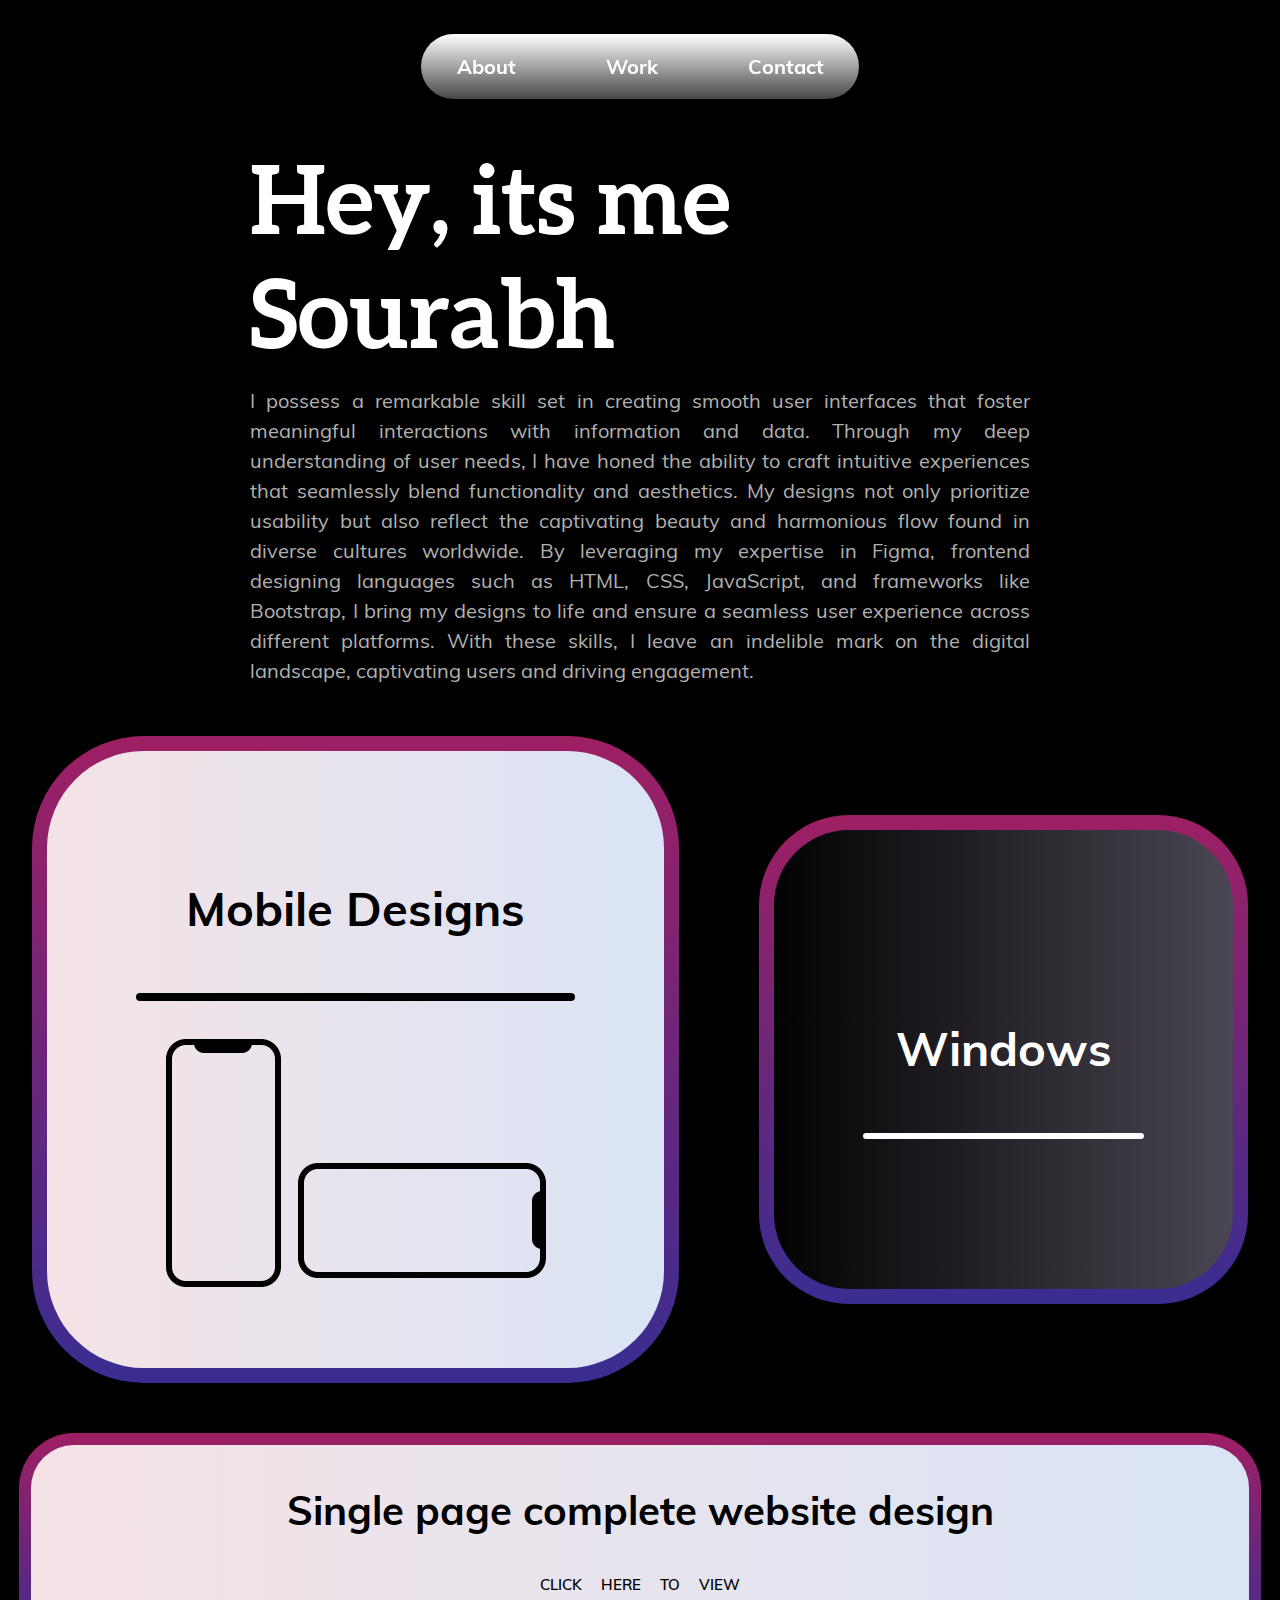
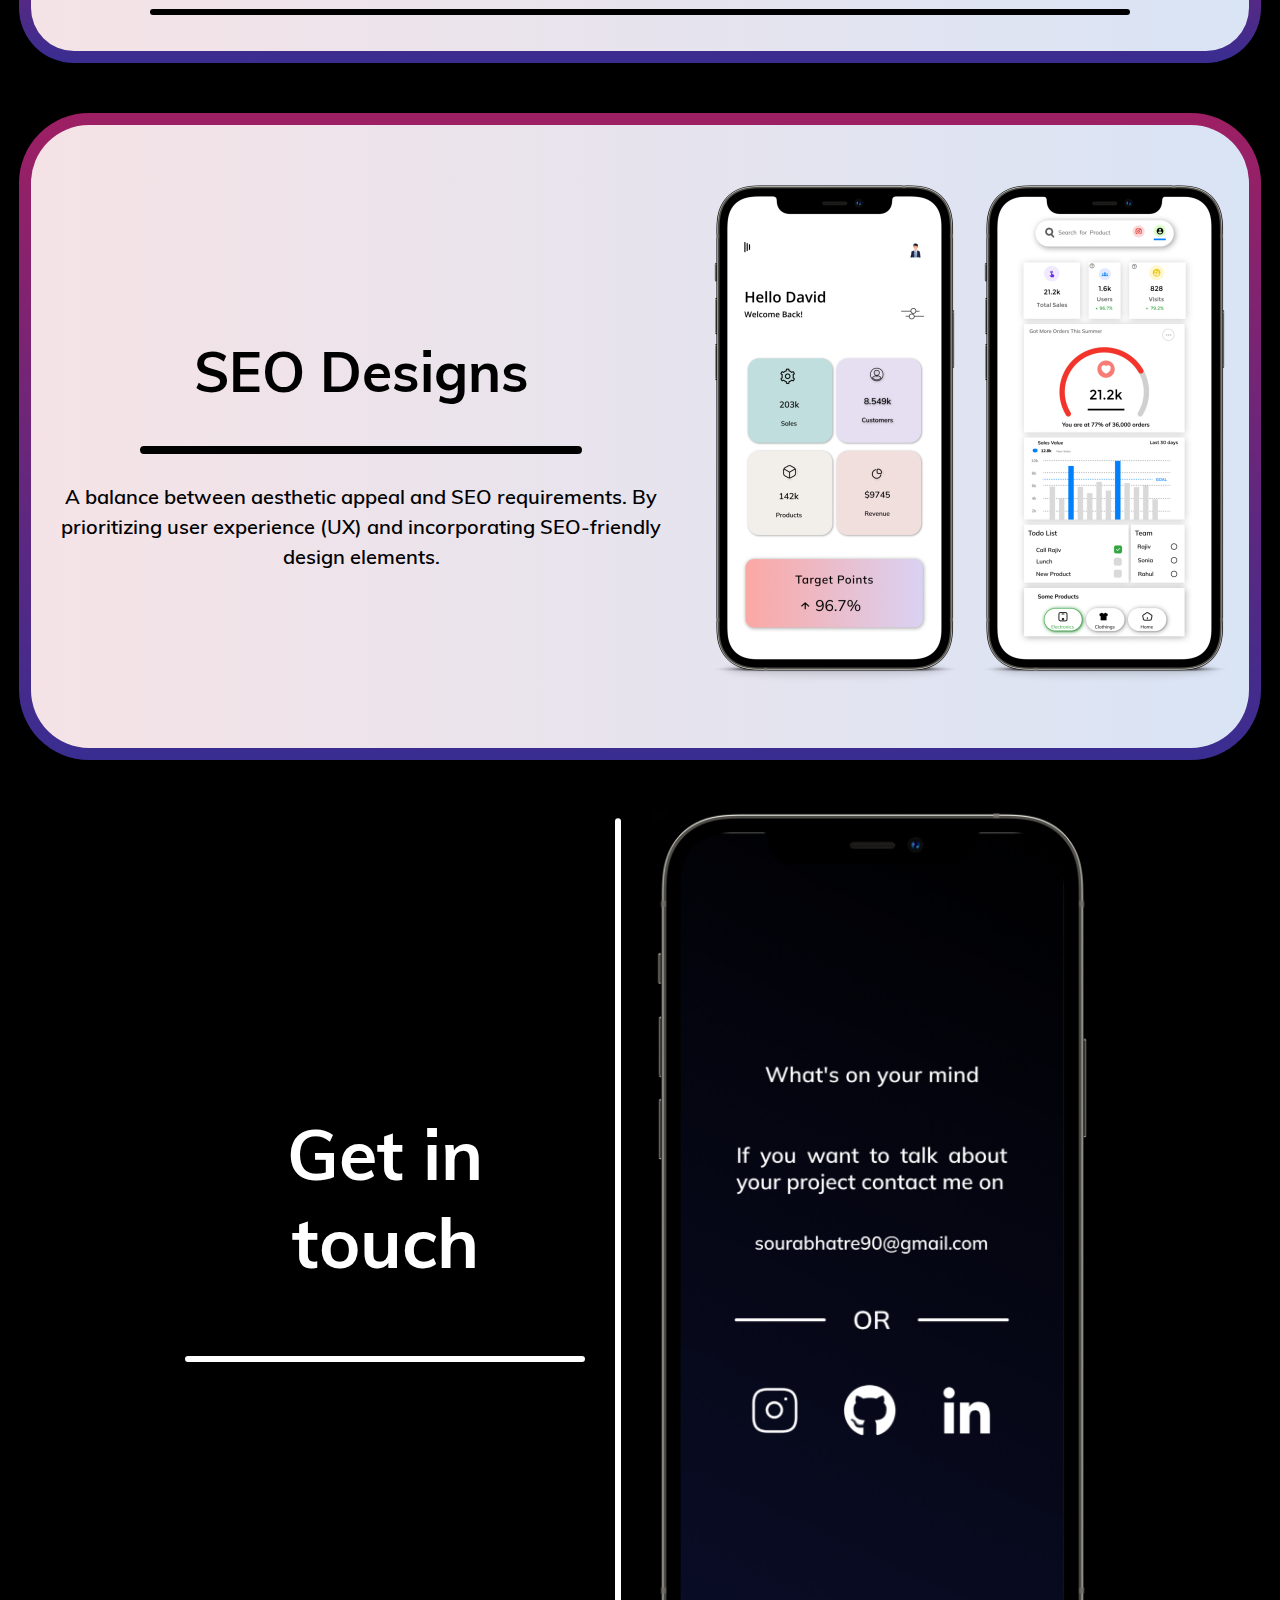
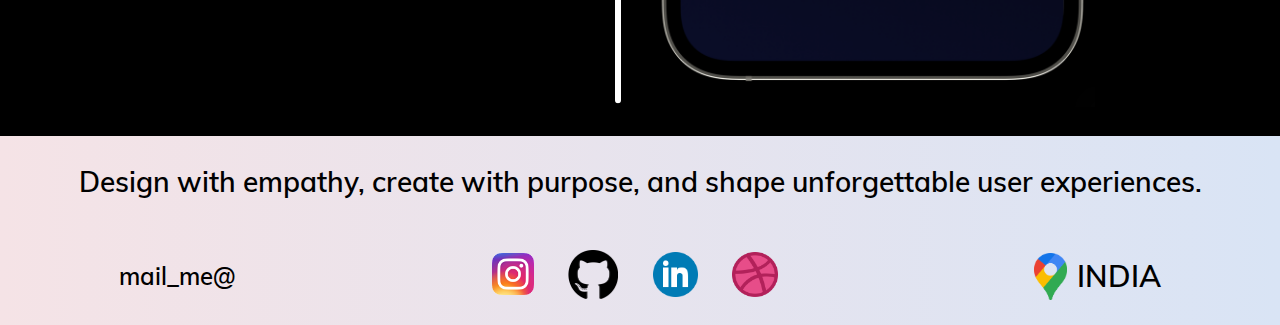
<file: index.html>
<!DOCTYPE html>
<html lang="en">

<head>
  <meta charset="UTF-8" />
  <meta http-equiv="X-UA-Compatible" content="IE=edge" />
  <meta name="viewport" content="width=device-width, initial-scale=1.0" />
  <link rel="stylesheet" href="style.css" />
  <title>Home page</title>
</head>

<body>
  <div class="first-main-container">
    <nav class="nav-container">
      <div class="nav-items">
        <a href="#name1" class="navbar">About</a>
        <a href="#section123" class="navbar">Work</a>
        <a href="#section4" class="navbar">Contact</a>
      </div>
    </nav>

    <div class="section0">
      <div id="name1" class="name">
        Hey, its me <br />
        Sourabh
      </div>
      <div class="intro">
        I possess a remarkable skill set in creating smooth user interfaces that foster meaningful interactions with
        information and data. Through my deep understanding of user needs, I have honed the ability to craft intuitive
        experiences that seamlessly blend functionality and aesthetics. My designs not only prioritize usability but
        also reflect the captivating beauty and harmonious flow found in diverse cultures worldwide. By leveraging my
        expertise in Figma, frontend designing languages such as HTML, CSS, JavaScript, and frameworks like Bootstrap, I
        bring my designs to life and ensure a seamless user experience across different platforms. With these skills, I
        leave an indelible mark on the digital landscape, captivating users and driving engagement.
      </div>
    </div>

    <div id="section123" class="box-section1">
      <div class="s1-box1" onclick="tomobile()">
        <p class="s1-box1-h1">Mobile Designs</p>
        <hr class="s1-box1-hr" />
        <img id="s1-img1" src="New images/Group 22.png" alt="" />
      </div>
      <div class="s1-box2" onclick="towindows()">
        <p class="s1-box2-h1">Windows</p>
        <hr class="s1-box2-hr" />
      </div>
    </div>


    <div class="section3" onclick="tocovid()">
      <div class="s3-box1">
        <div class="s3-right">
          <p class="s3-h1">Single page complete website design</p>
          <p class="s3-h2">CLICK HERE TO VIEW</p>
          <hr class="s3-hr1"/>
        </div>
      </div>
    </div>

    <div class="section2">
      <div class="s2-box1 s2-box1-C2">
        <div class="s2-written-container">
          <p class="s2-box1-h1">SEO Designs</p>
          <hr class="s2-hr1"/>
          <p class="s2-box1-h2">
            A balance between aesthetic appeal and SEO requirements. By
            prioritizing user experience (UX) and incorporating SEO-friendly
            design elements.
          </p>
        </div>
        <div class="s2-img1">
          <img id="s2-img1" src="New images/Group 23.png" alt="" />
        </div>
      </div>
    </div>

   

    

    <div class="a-tag-main-container">
      <div class="anchor-tag-container">
        <div class="email-container">
          <a href="mailto:sourabhatre90@gmail.com">
            <div class="email1"></div>
          </a>
        </div>
        <div class="box-container">
          <a href="https://www.instagram.com/_sourabh._21/">
            <div class="box1"></div>
          </a>
          <a href="https://github.com/SourabhAtre">
            <div class="box2"></div>
          </a>
          <a href="https://www.linkedin.com/in/sourabh-atre-a402611b6/">
            <div class="box3"></div>
          </a>
        </div>
      </div>
    </div>

    <div class="section4" id="section4">
      <div class="section4-part1">
        <div class="s4-part1">
          <p class="s4-part1-h1">Get in touch</p>
          <hr class="s4-hr1" />
        </div>
  
        <hr class="s4-hr2" />

        <div class="s4-part2">
          <img src="New images/GIT.png" alt="" id="s4-img" />
        </div>
      </div>
    </div>
  </div>
    <footer class="section5">
    <div class="section5-container">
      <div class="s5-part1">
        <p class="s5-part1-h1">
          Design with empathy, create with purpose, and shape unforgettable
          user experiences.
        </p>
      </div>
      <div class="s5-part3">
        <div class="s5-part3-left">
          <a href="mailto:sourabhatre90@gmail.com">mail_me@</a>
        </div>
        <div class="s5-part3-mid">
          <div class="img1-container">
            <a href="https://www.instagram.com/_sourabh._21/"><img src="New images/Instagram-v051916-150x150.png" alt="" /></a>
          </div>
          <div class="img2-container">
            <a href="https://github.com/SourabhAtre"><img src="New images/github.png" alt="" /></a>
          </div>
          <div class="img3-container">
            <a href="https://www.linkedin.com/in/sourabh-atre-a402611b6/"><img src="New images/702300.png" alt="" /></a>
          </div>
          <div class="img4-container">
            <a href="https://dribbble.com/AesthetiX_Design"><img src="New images/dribbble.png" alt="" /></a>
          </div>
        </div>
        <div class="s5-part3-right">
          <img src="New images/Gmap.png" alt="" />
          <p class="s5-part3-right-h1">INDIA</p>
        </div>
      </div>
    </div>
  </footer>
  
  <script>
    function tomobile() {
      var destination = "Mobile.html";

      window.location.href = destination;
    }
    function towindows() {
      var destination = "Windows.html";

      window.location.href = destination;
    }
    function tocovid() {
      var destination = "covid frame.html";

      window.location.href = destination;
    }
  </script>
  <script>
        // Change navbar color when scrolling to a section
        window.addEventListener('scroll', function() {
            const navbar = document.querySelector('.nav-container');
            const changeColorSection = document.querySelector('.box-section1');
            const rect = changeColorSection.getBoundingClientRect();
            const scrollTop = window.pageYOffset || document.documentElement.scrollTop;
            const changeColorSectionTop = rect.top + scrollTop;

            if (scrollTop >= changeColorSectionTop) {
                navbar.classList.add('scrolled');
            } else {
                navbar.classList.remove('scrolled');
            }
        });
  </script>
</body>

</html>
</file>
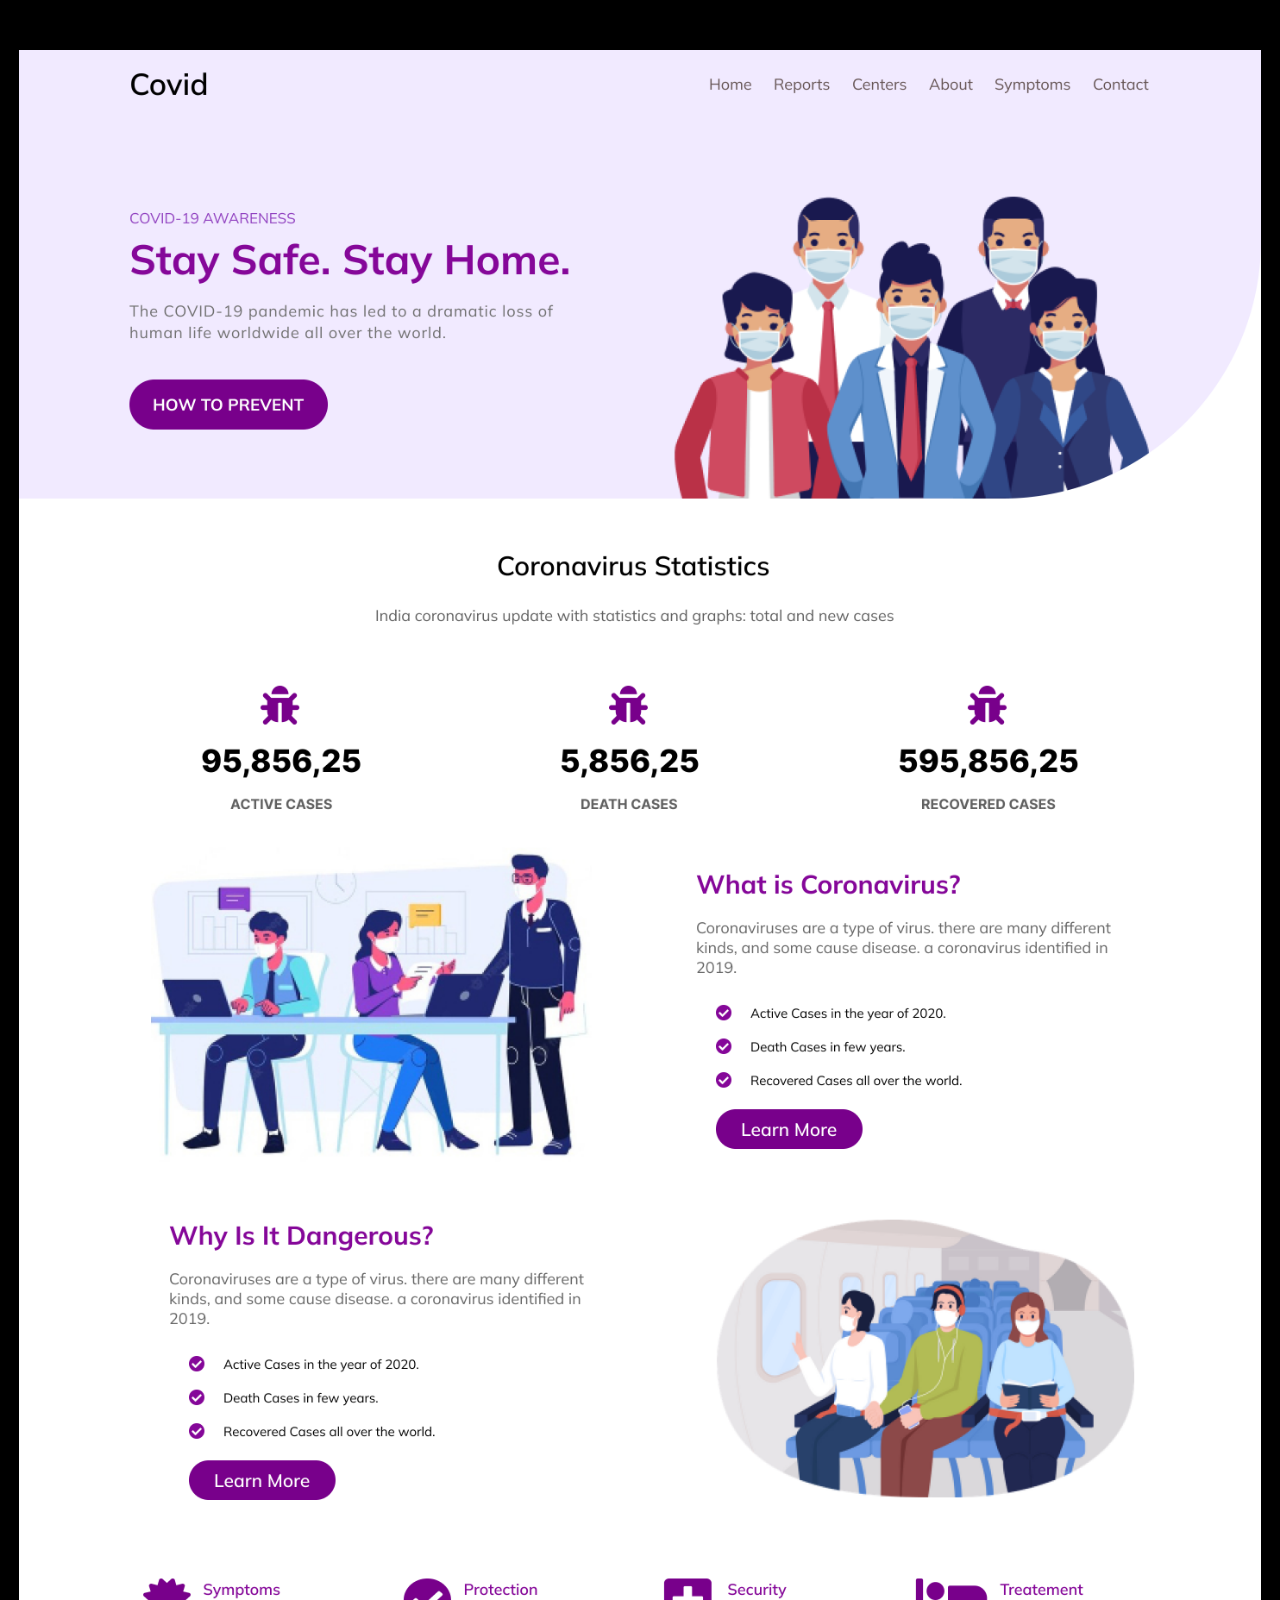
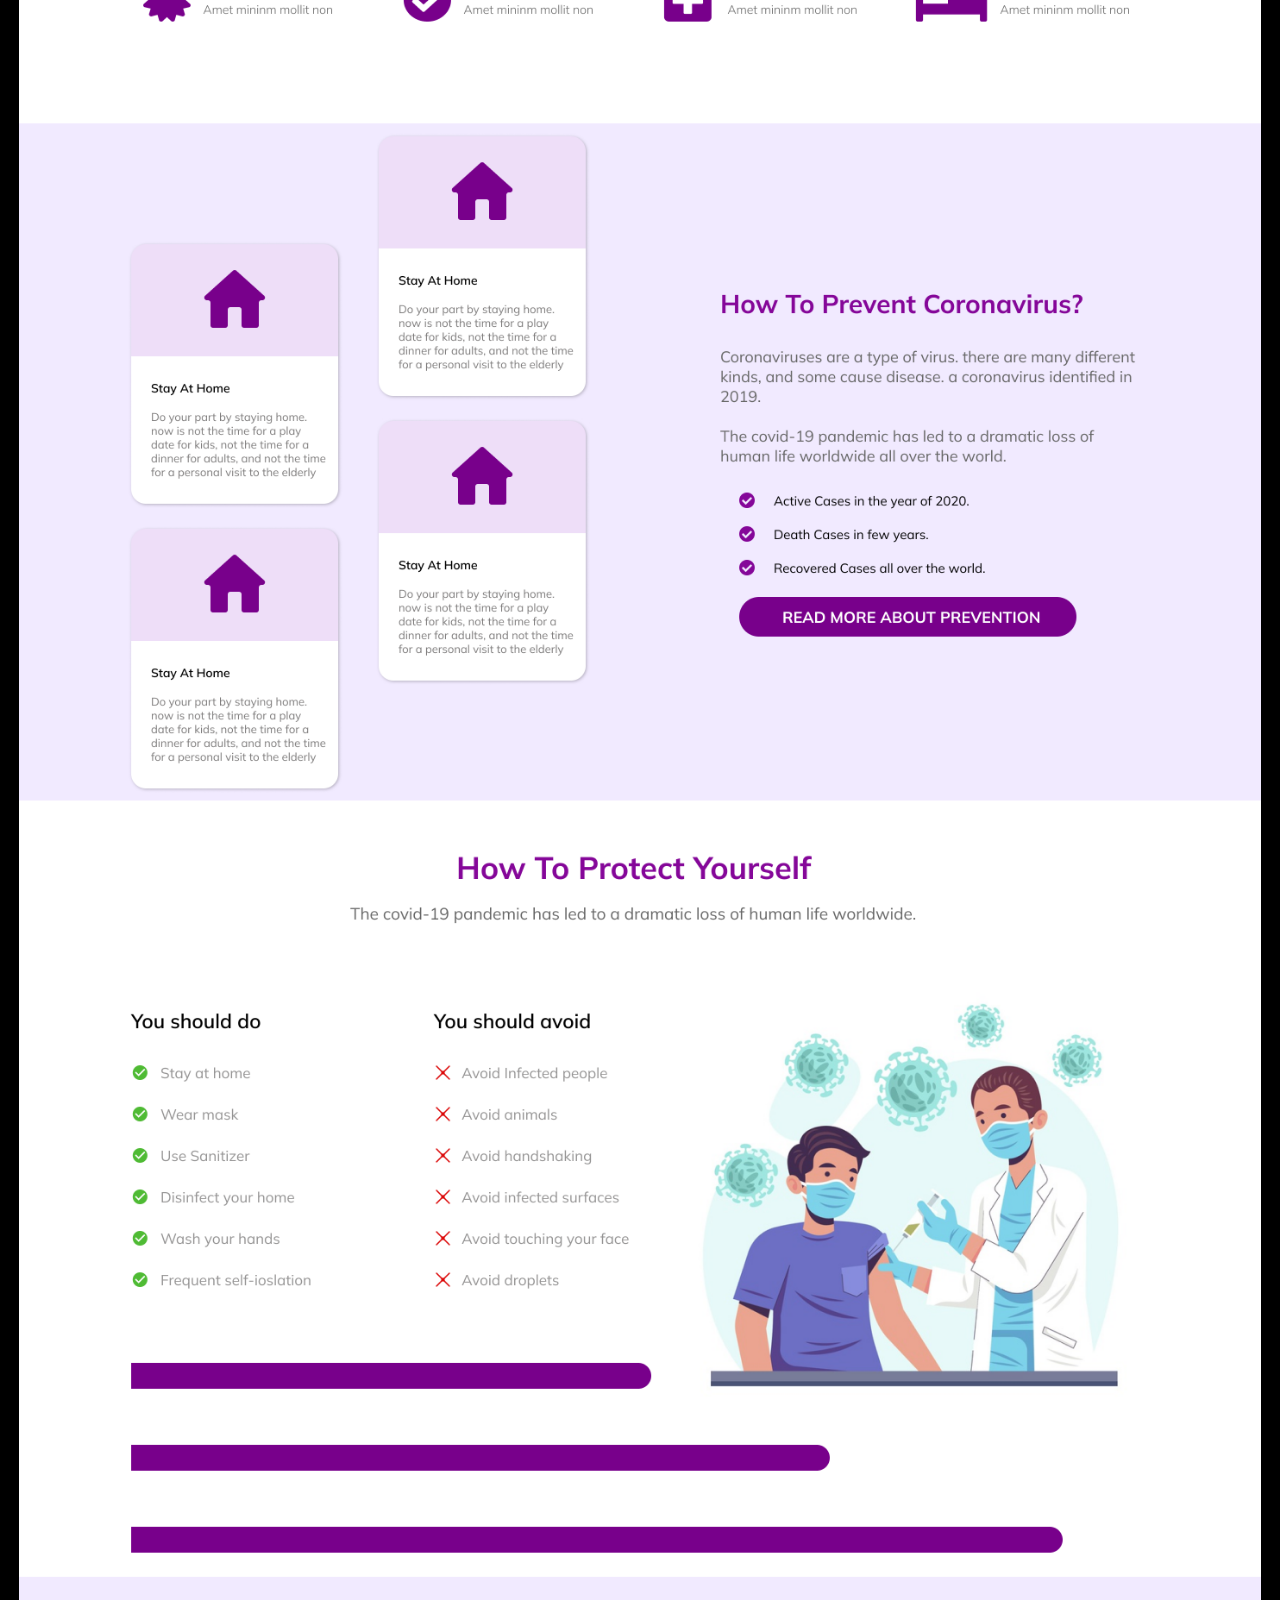
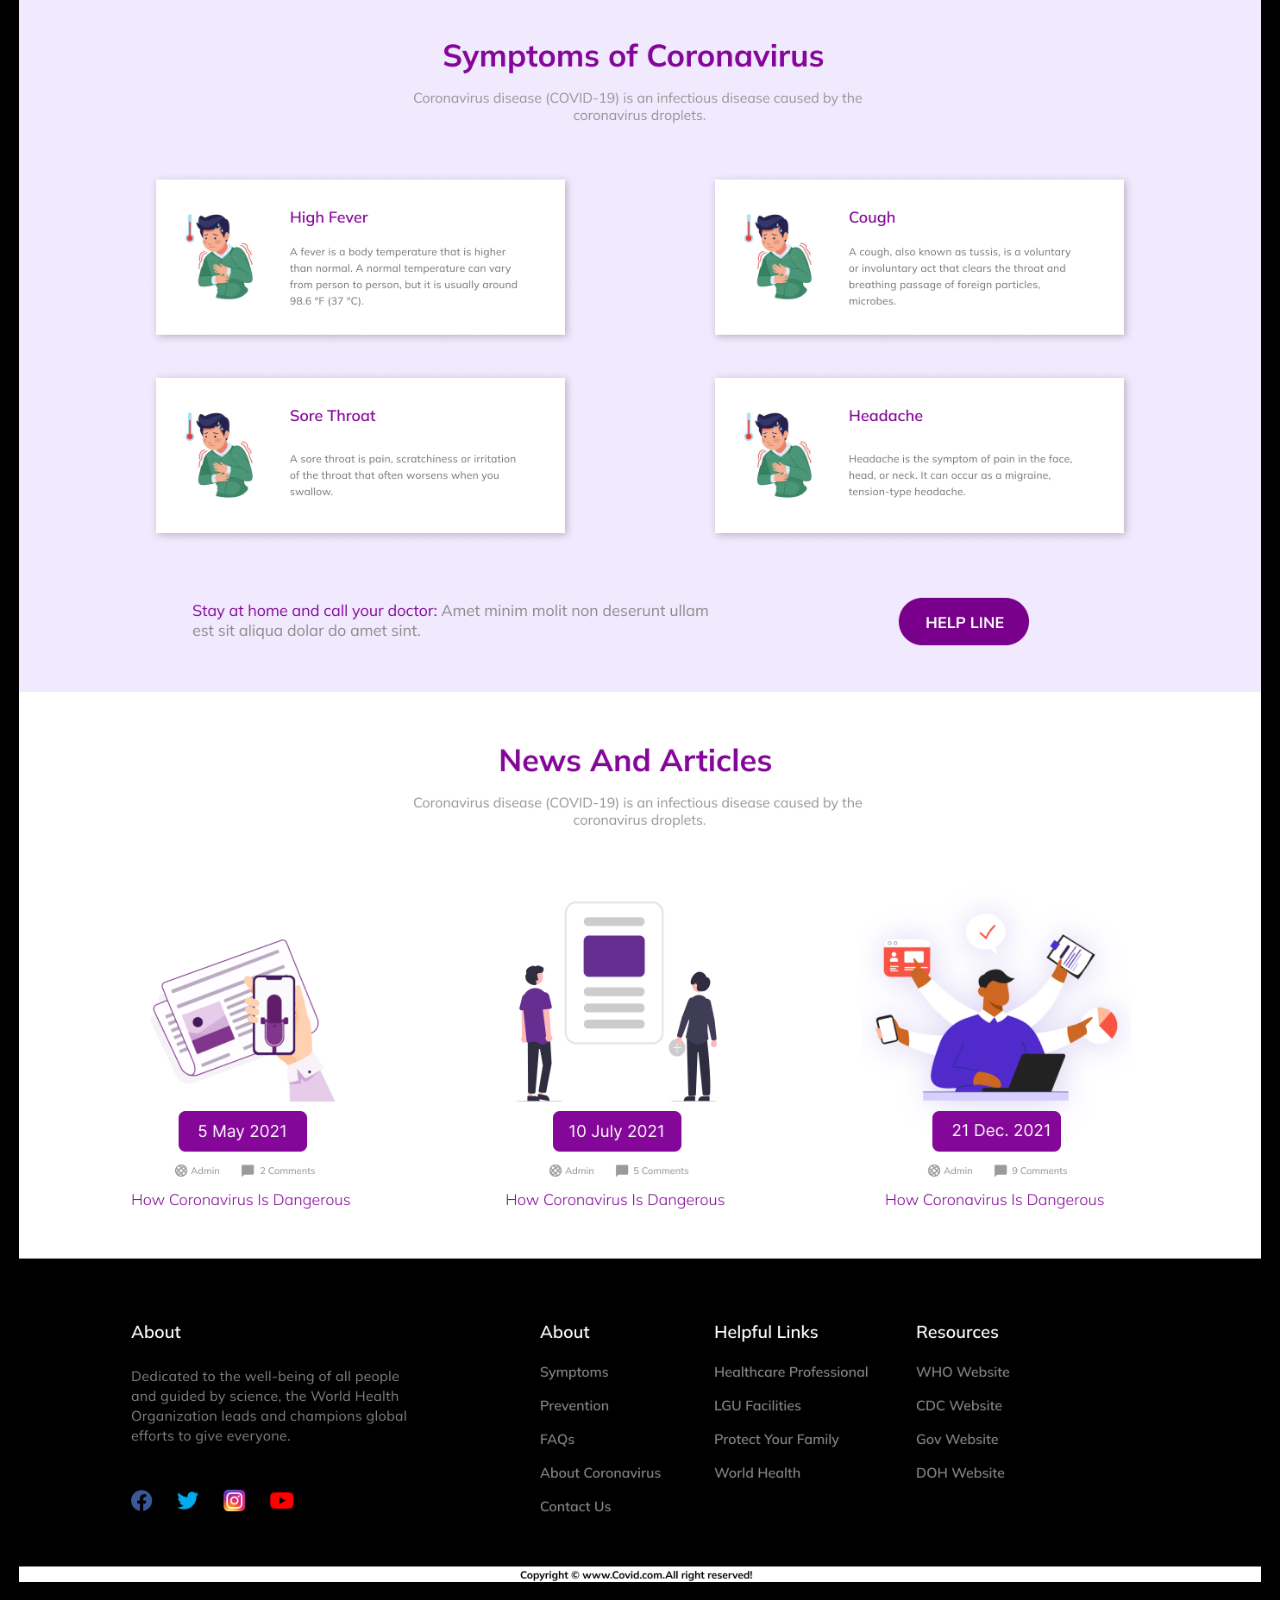
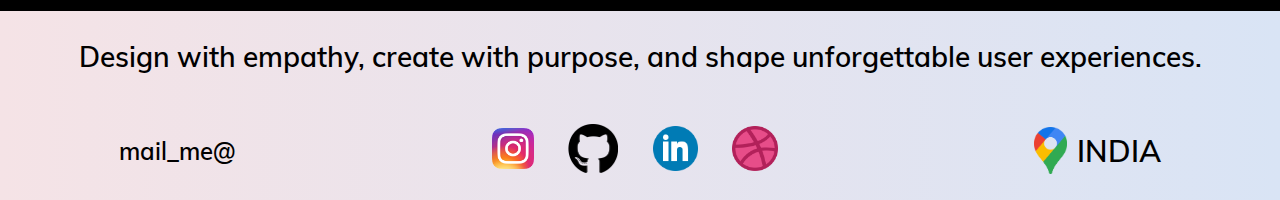
<file: covid frame.html>
<!DOCTYPE html>
<html lang="en">
<head>
    <meta charset="UTF-8">
    <meta name="viewport" content="width=device-width, initial-scale=1.0">
    <link rel="stylesheet" href="style.css" />
    <title>Document</title>
</head>
<style>
    .covid-img img{
        width: 1242px;
        height: auto;
    }
    .covid-img{
        margin-top: 50px;
    }
    @media screen and (max-width: 1265px) {
        .covid-img{
          margin-top: 20px;
        }
        .covid-img img{
            width: 100%;
            height: auto;
        }
    }
</style>
<body>
    <div class="first-main-container">
        <div class="covid-img">
            <img src="New images/Covid frame22.png" alt="" id="covid-img" />
        </div>
    </div>
<footer class="section5">
<div class="section5-container">
  <div class="s5-part1">
    <p class="s5-part1-h1">
      Design with empathy, create with purpose, and shape unforgettable
      user experiences.
    </p>
  </div>
  <div class="s5-part3">
    <div class="s5-part3-left">
      <a href="mailto:sourabhatre90@gmail.com">mail_me@</a>
    </div>
    <div class="s5-part3-mid">
      <div class="img1-container">
        <a href="https://www.instagram.com/_sourabh._21/"><img src="New images/Instagram-v051916-150x150.png" alt="" /></a>
      </div>
      <div class="img2-container">
        <a href="https://github.com/SourabhAtre"><img src="New images/github.png" alt="" /></a>
      </div>
      <div class="img3-container">
        <a href="https://www.linkedin.com/in/sourabh-atre-a402611b6/"><img src="New images/702300.png"
            alt="" /></a>
      </div>
      <div class="img4-container">
        <a href="https://dribbble.com/AesthetiX_Design"><img src="New images/dribbble.png" alt="" /></a>
      </div>
    </div>
    <div class="s5-part3-right">
      <img src="New images/Gmap.png" alt="" />
      <p class="s5-part3-right-h1">INDIA</p>
    </div>
  </div>
</div>
</footer>
<script>
    // Change navbar color when scrolling to a section
    window.addEventListener('scroll', function() {
        const navbar = document.querySelector('.nav-container');
        const changeColorSection = document.querySelector('.covid-img');
        const rect = changeColorSection.getBoundingClientRect();
        const scrollTop = window.pageYOffset || document.documentElement.scrollTop;
        const changeColorSectionTop = rect.top + scrollTop;

        if (scrollTop >= changeColorSectionTop) {
            navbar.classList.add('scrolled');
        } else {
            navbar.classList.remove('scrolled');
        }
    });
</script>    
</body>
</html>
</file>
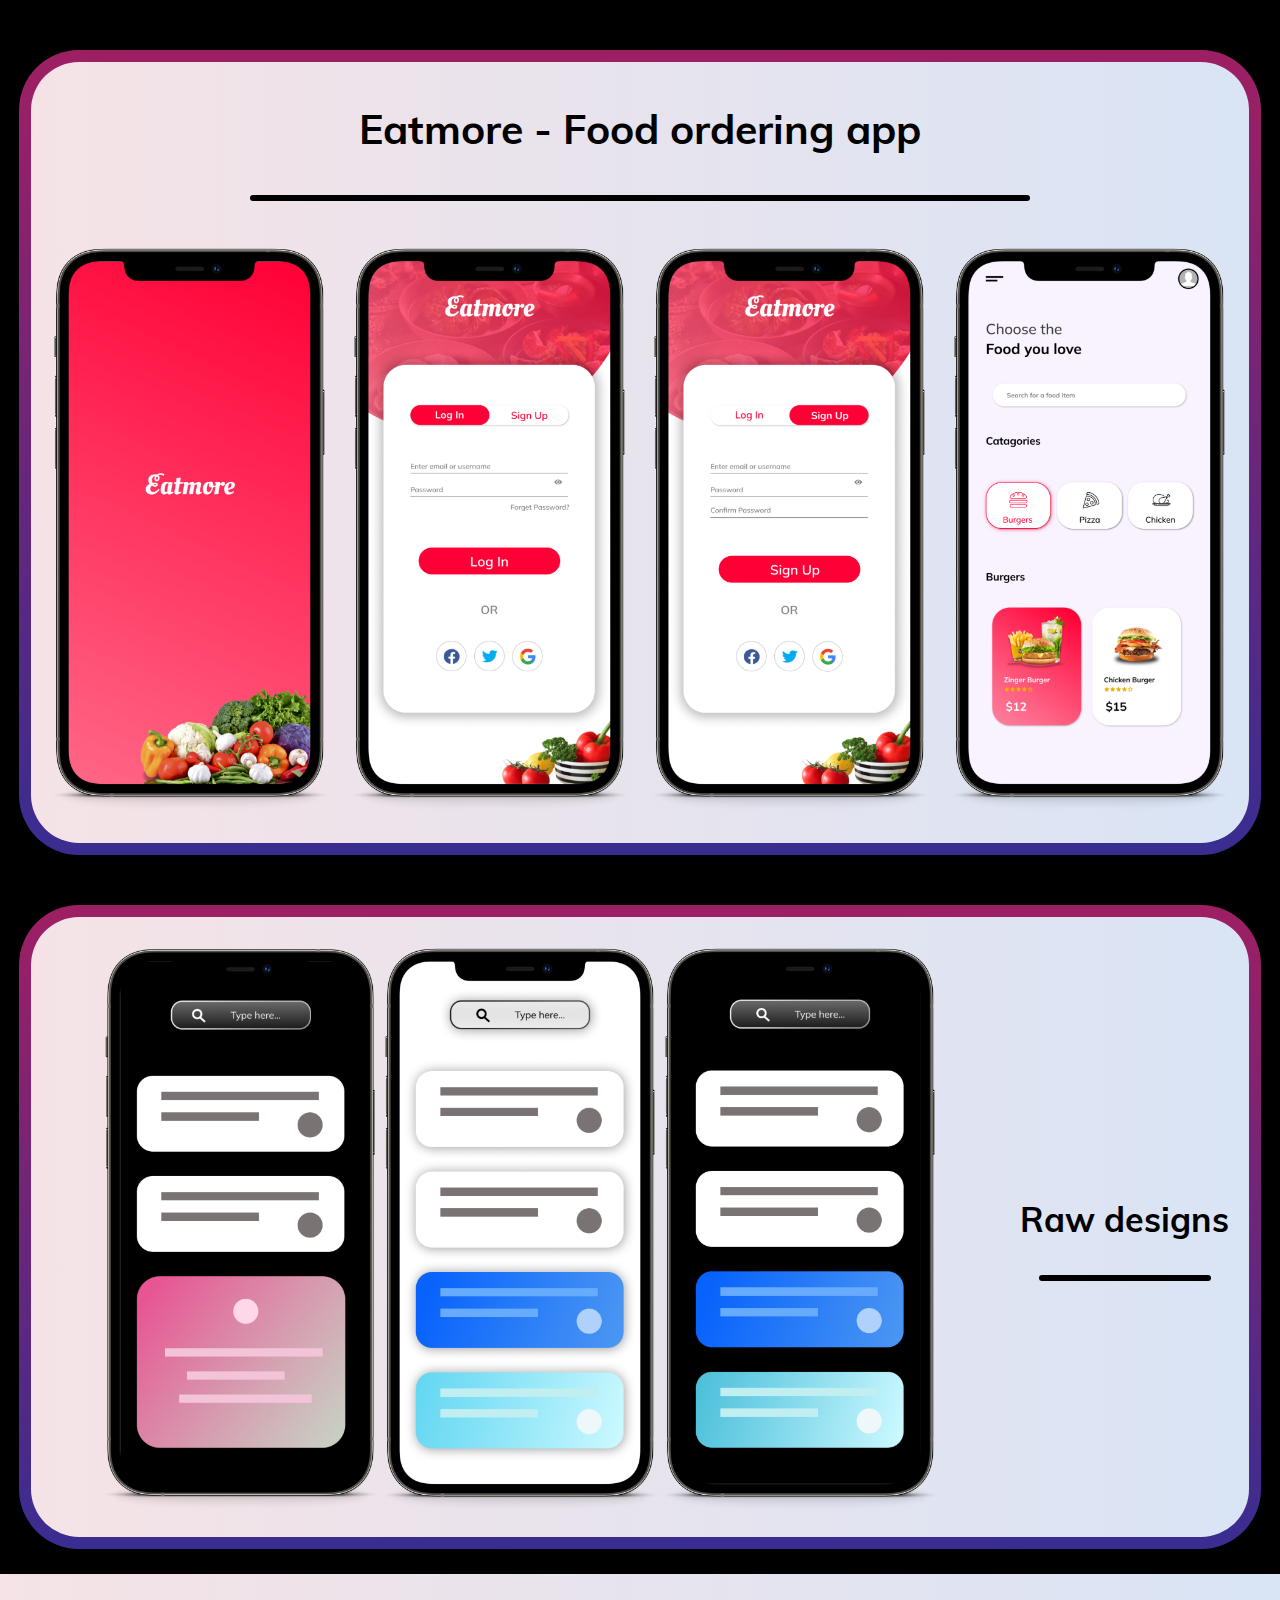
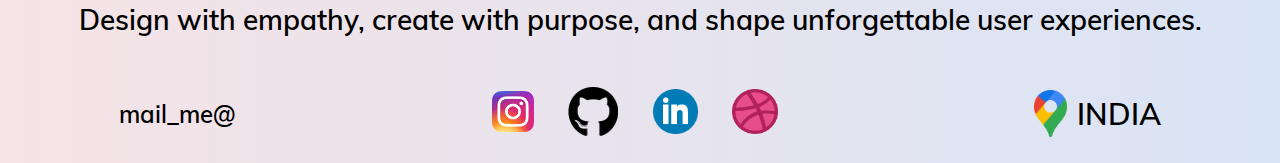
<file: Mobile.html>
<!DOCTYPE html>
<html lang="en">

<head>
  <meta charset="UTF-8">
  <meta name="viewport" content="width=device-width, initial-scale=1.0">
  <link rel="stylesheet" href="style.css">
  <title>Navbar Color Change</title>
  <style>
    body {
      margin: 0;
      padding: 0;
      background-color: black;
    }

    .MB-container1 {
      max-width: 1242px;
      height: auto;
      /* background: linear-gradient(to right, rgba(245, 227, 230, 1), rgba(217, 228, 245, 1)); */
      border: double 0px transparent;
      background-image: linear-gradient(to right, rgba(245, 227, 230, 1), rgba(217, 228, 245, 1)),
      linear-gradient(180deg,rgba(158, 31, 99, 1),rgba(57, 45, 145, 1));
      background-origin: border-box;
      background-clip: content-box, border-box;
      border-radius: 60px;
      text-align: center;
      padding: 12px;
      box-sizing: border-box;
      margin-top: 50px;
    }

    .C1-box2 {
      display: flex;
      justify-content: center;
      flex-direction: row;
      gap: 20px;
      padding: 30px;
    }

    .ip1 {
      display: flex;
      gap: 20px;
      flex-direction: none;
    }

    .ip2 {
      display: flex;
      gap: 20px;
      flex-direction: none;
    }

    .C1-img img {
      display: flex;
      flex-direction: row;
      max-width: 280px;
      height: auto;
    }

    .C1-box1-hr {
      border: 3.5px solid black;
      border-radius: 20px;
      max-width: 774px;
    }

    .C1-box1-h1 {
      font-size: 41px;
      word-spacing: 3%;
      font-family: mulishB;
    }

    .MB-container2 {
      margin-top: 50px;
    }

    .C2-container1 {
      display: flex;
      flex-direction: row;
      align-items: center;
      width: 1242px;
      height: auto;
      /* background: linear-gradient(to right, rgba(245, 227, 230, 1), rgba(217, 228, 245, 1)); */
      border: double 0px transparent;
      background-image: linear-gradient(to right, rgba(245, 227, 230, 1), rgba(217, 228, 245, 1)),
      linear-gradient(180deg,rgba(158, 31, 99, 1),rgba(57, 45, 145, 1));
      background-origin: border-box;
      background-clip: content-box, border-box;
      border-radius: 60px;
      gap: 10px;
      padding: 12px;
      box-sizing: border-box;

    }

    .C2-image-box {
      display: flex;
      flex-direction: row;
      margin: 20px auto;
      padding: 10px 0px 0px 0px;
      justify-content: space-around;
    }

    .C2-img2 img {
      max-width: 280px;
      height: auto;
    }
    .C2-right{
      padding: 0px 20px 0px 0px;
    }
    .C2-h1 {
      font-size: 34px;
      font-family: mulishB;
      text-align: center;
    }

    .C2-hr1 {
      max-width: 166px;
      border: 3.5px solid black;
      border-radius: 20px;
    }

    @media screen and (max-width: 1265px) {
      .MB-container1 {
        border-radius: 30px;
        max-width: 100%;
        padding: 6px;
        height: auto;
      }

      .C1-box1-h1 {
        font-size: 15px;
      }

      .C1-box1-hr {
        border: 2px solid black;
      }

      .C1-img img {
        width: 100%;
        height: auto;
        border-radius: 10px;
      }
      .MB-container2 {
        width: 100%;
    }
      .C2-container1 {
        width: 100%;
        padding: 6px;
        border-radius: 30px;
        height: auto;
      }

      .C1-img2 img {
        width: 100%;
        height: auto;
        border-radius: 10px;
      }

      .C1-right {
        margin-top: 60px;
      }

      .C2-img2 img {
        width: 100%;
        height: auto;
        border-radius: 10px;
      }

      .C2-h1 {
        font-size: 15px;
      }

      .C2-hr1 {
        border: 2px solid black;
      }
      .C2-image-box {
        margin: 5px auto;
        padding: 5px 0px 0px 10px;
      }
      .C2-right{
      padding: 0px 10px 0px 0px;
    }
    }

    @media screen and (max-width: 700px) {
      .ip1 {
        display: flex;
        gap: 5px;
        flex-direction: row;
      }

      .ip2 {
        display: flex;
        gap: 5px;
        flex-direction: row;
      }
      .C1-box1{
        padding: 10px;
      }
      .C1-box2 {
        display: flex;
        flex-direction: column;
        padding: 0px;
        gap: 5px;
      }

      .C2-container1 {
        border-radius: 30px;
      }

      .C2-image-box {
        display: flex;
        flex-direction: row;
      }

      .MB-container2 {
        margin-top: 20px;
      }
    }
  </style>
</head>

<body>
  <div class="first-main-container">
    <div class="MB-container1">
      <div class="C1-box1">
        <p class="C1-box1-h1">Eatmore - Food ordering app
          <hr class="C1-box1-hr" />
        </p>

        <div class="C1-box2">
          <div class="ip1">
            <div class="C1-img">
              <img src="New images/img1.png" alt="">
            </div>
            <div class="C1-img">
              <img src="New images/img2.png" alt="">
            </div>
          </div>
          <div class="ip2">
            <div class="C1-img">
              <img src="New images/img3.png" alt="">
            </div>
            <div class="C1-img">
              <img src="New images/img4.png" alt="">
            </div>
          </div>
        </div>
      </div>
    </div>
    <div class="MB-container2">
      <div class="C2-container1">
        <div class="C2-image-box">
          <div class="C2-img2">
            <img src="New images/img5.png" alt="">
          </div>
          <div class="C2-img2">
            <img src="New images/img6.png" alt="">
          </div>
          <div class="C2-img2">
            <img src="New images/img7.png" alt="">
          </div>
        </div>
        <div class="C2-right">
          <p class="C2-h1">Raw designs</p>
          <hr class="C2-hr1" />
        </div>
      </div>
    </div>
  </div>
  <footer class="section5">
    <div class="section5-container">
      <div class="s5-part1">
        <p class="s5-part1-h1">
          Design with empathy, create with purpose, and shape unforgettable
          user experiences.
        </p>
      </div>
      <div class="s5-part3">
        <div class="s5-part3-left">
          <a href="https://www.gmail.com/">mail_me@</a>
        </div>
        <div class="s5-part3-mid">
          <div class="img1-container">
            <a href="https://www.instagram.com/"><img src="New images/Instagram-v051916-150x150.png" alt="" /></a>
          </div>
          <div class="img2-container">
            <a href="https://github.com/SourabhAtre"><img src="New images/github.png" alt="" /></a>
          </div>
          <div class="img3-container">
            <a href="https://www.linkedin.com/in/sourabh-atre-a402611b6/"><img src="New images/702300.png"
                alt="" /></a>
          </div>
          <div class="img4-container">
            <a href="https://dribbble.com/AesthetiX_Design"><img src="New images/dribbble.png" alt="" /></a>
          </div>
        </div>
        <div class="s5-part3-right">
          <img src="New images/Gmap.png" alt="" />
          <p class="s5-part3-right-h1">INDIA</p>
        </div>
      </div>
    </div>
  </footer>
  <script>
    // Change navbar color when scrolling to a section
    window.addEventListener('scroll', function () {
      const navbar = document.querySelector('.nav-container');
      const changeColorSection = document.querySelector('.MB-container1');
      const rect = changeColorSection.getBoundingClientRect();
      const scrollTop = window.pageYOffset || document.documentElement.scrollTop;
      const changeColorSectionTop = rect.top + scrollTop;

      if (scrollTop >= changeColorSectionTop) {
        navbar.classList.add('scrolled');
      } else {
        navbar.classList.remove('scrolled');
      }
    });
  </script>
</body>

</html>
</file>
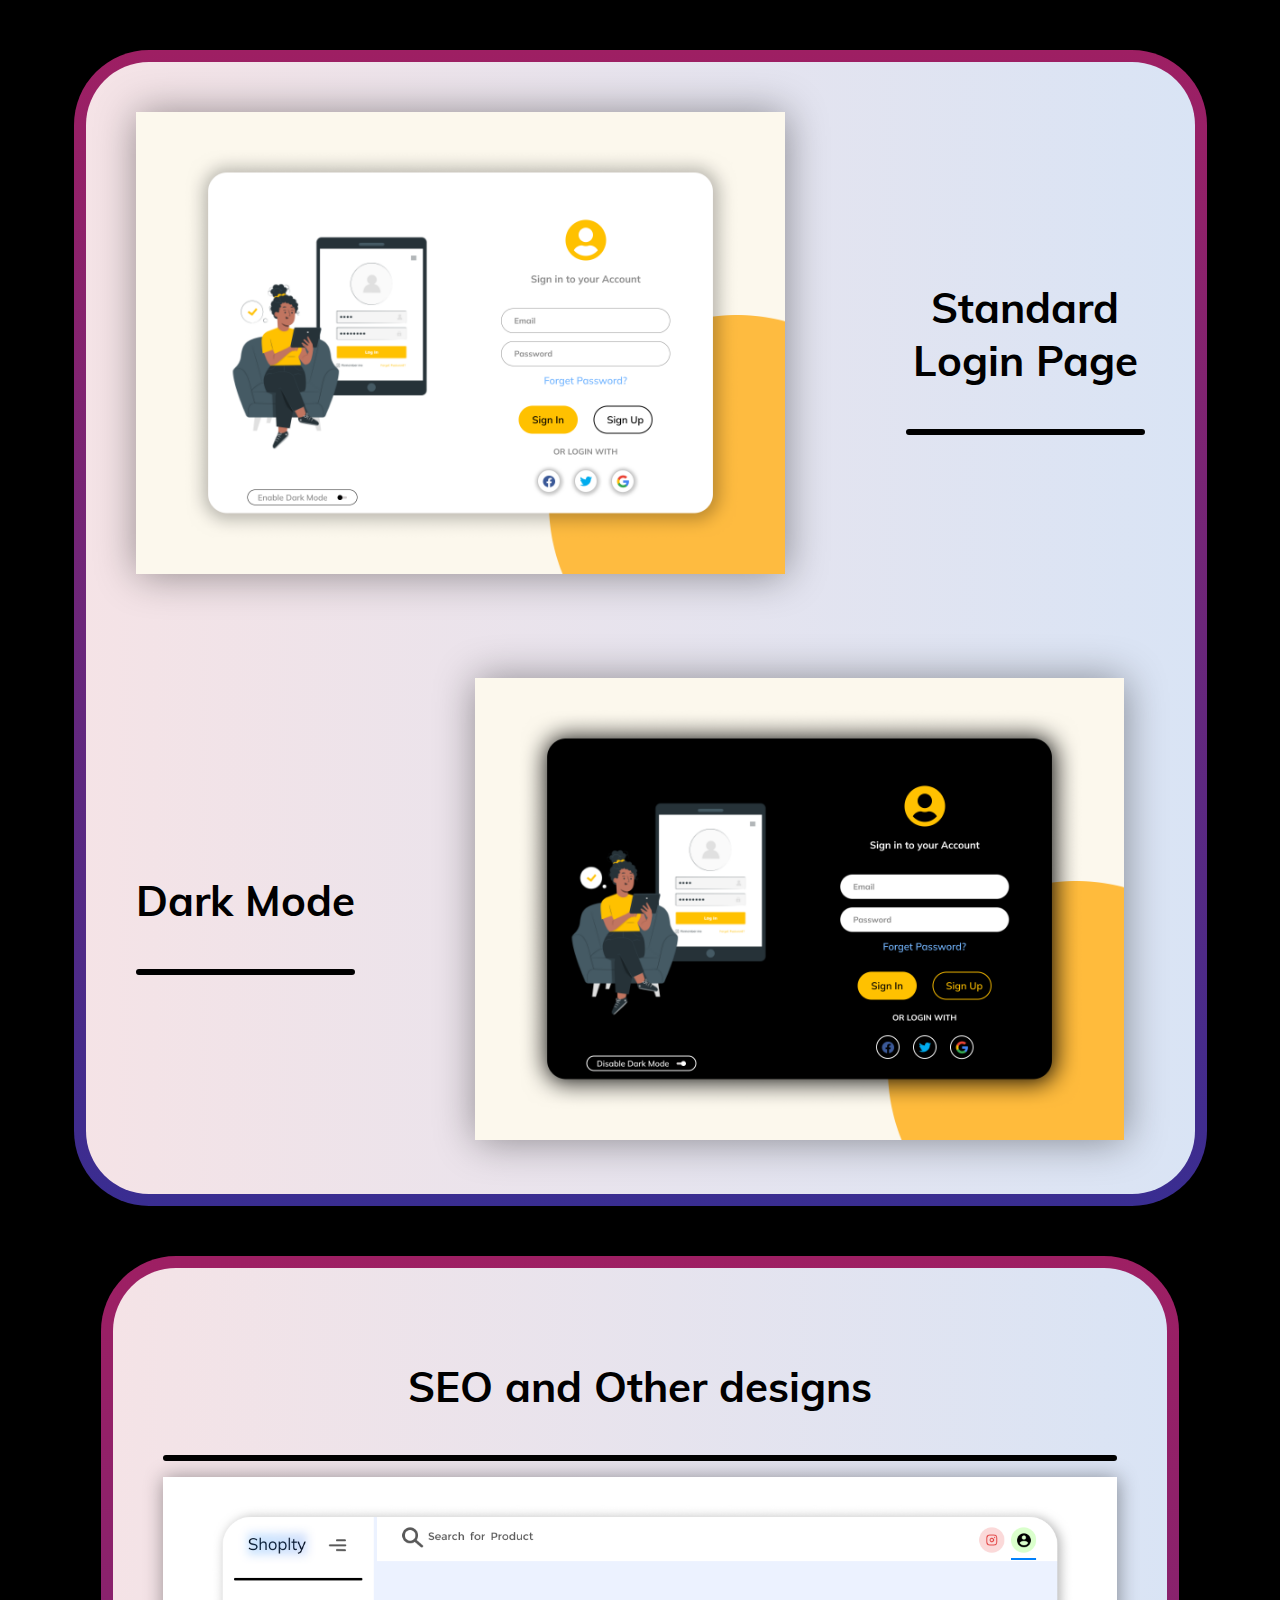
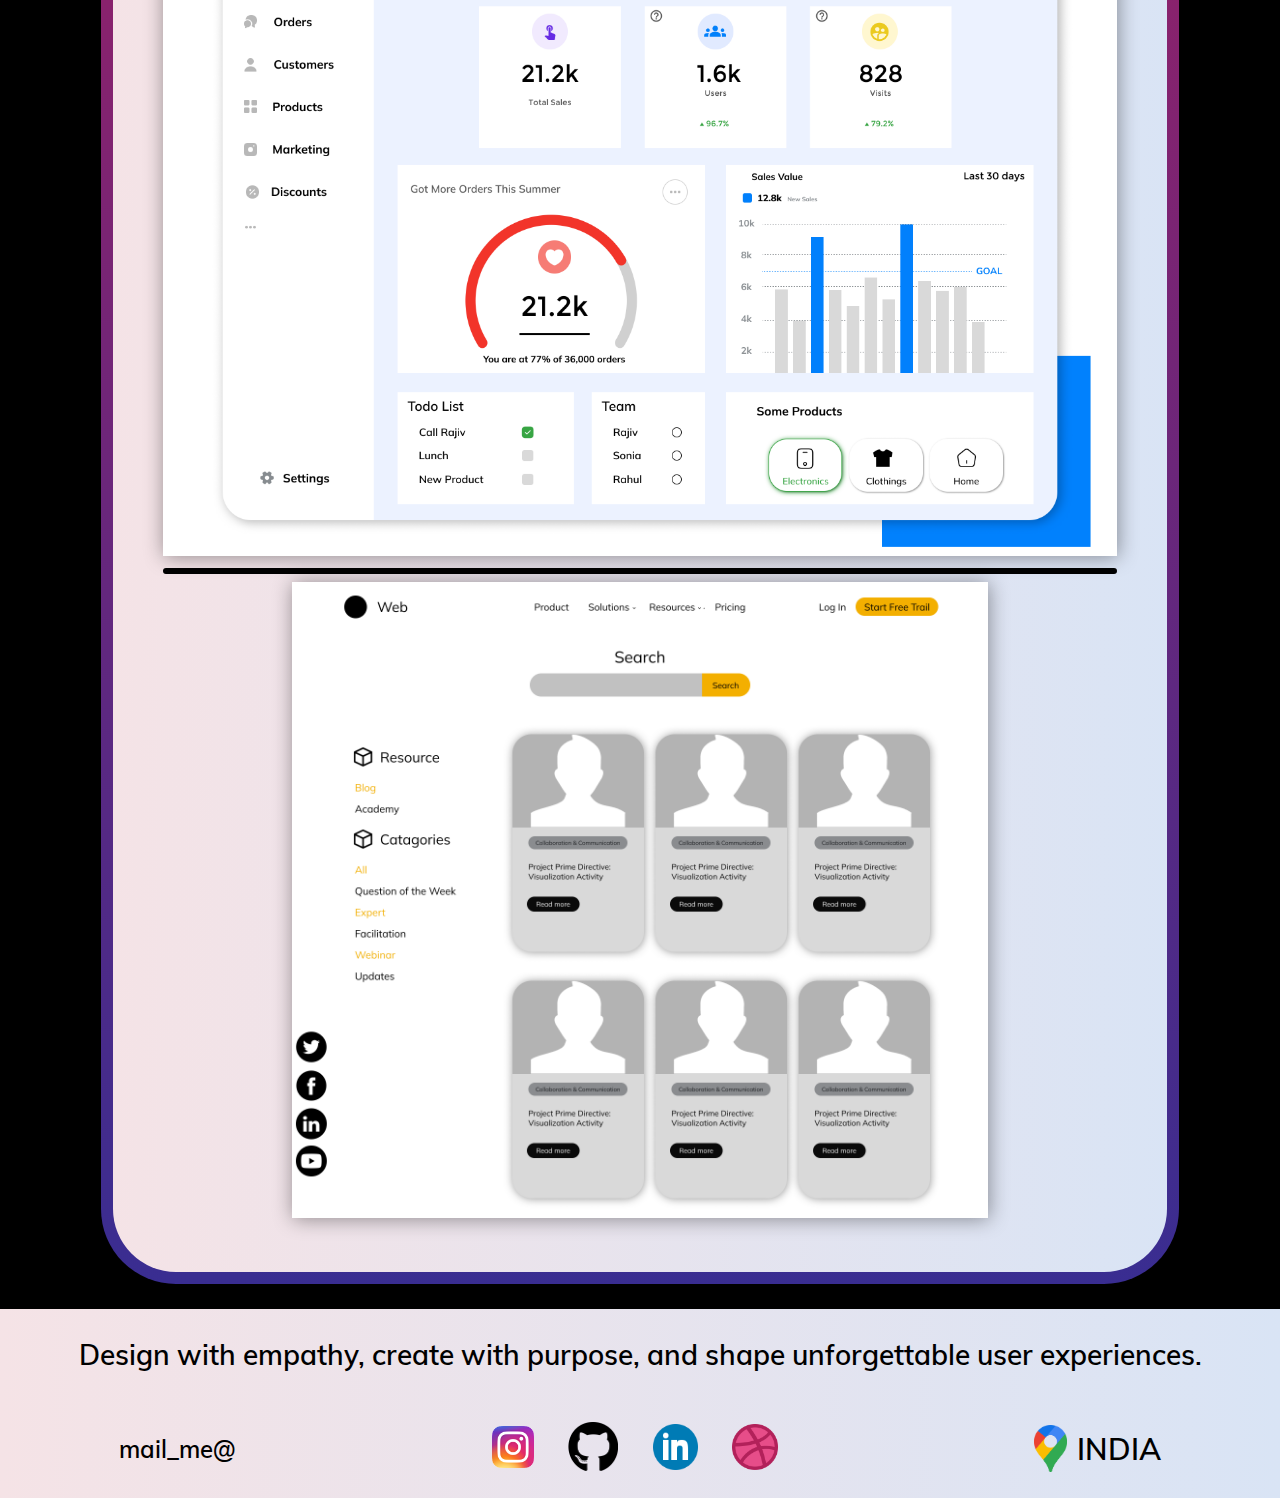
<file: Windows.html>
<!DOCTYPE html>
<html lang="en">

<head>
  <meta charset="UTF-8">
  <meta name="viewport" content="width=device-width, initial-scale=1.0">
  <link rel="stylesheet" href="style.css">
  <title>Document</title>
</head>
<style>
  .WD-container1 {
    max-width: 1242px;
    height: auto;
    /* background: linear-gradient(to right, rgba(245, 227, 230, 1), rgba(217, 228, 245, 1)); */
    border: double 0px transparent;
    background-image: linear-gradient(to right, rgba(245, 227, 230, 1), rgba(217, 228, 245, 1)),
    linear-gradient(180deg,rgba(158, 31, 99, 1),rgba(57, 45, 145, 1));
    background-origin: border-box;
    background-clip: content-box, border-box;
    border-radius: 75px;
    text-align: center;
    display: flex;
    flex-direction: column;
    gap: 50px;
    padding: 12px;
    box-sizing: border-box;
    margin-top: 50px;
  }
  .WD-img1 img {
    max-width: 650px;
    height: auto;
    filter: drop-shadow(1px 1px 20px rgba(0, 0, 0, 0.4));
  }

  .WD-img2 img {
    max-width: 650px;
    height: auto;
    filter: drop-shadow(1px 1px 20px rgba(0, 0, 0, 0.4));
  }
  .WD-box1{
    display: flex;
    flex-direction: row;
    align-items: center;
    padding: 50px 50px 25px 50px;
    gap: 120px;
  }
  .WD-box2{
    display: flex;
    flex-direction: row;
    align-items: center;
    padding: 25px 50px 50px 50px;
    gap: 120px;
  }
  .WD-box1-h1{
    font-size: 42px;
    font-family: mulishB;
    max-width: 239px;
  }
  .WD-box2-h2{
    font-size: 42px;
    font-family: mulishB;
  }
  .WD-box1-hr{
    border: 3.5px solid black;
    border-radius: 20px;
    max-width: 100%;
  }
  .WD-box2-hr{
    border: 3.5px solid black;
    border-radius: 20px;
    max-width: 100%;
  }




  .WD-container2{
    max-width: 1242px;
    height: auto;
    /* background: linear-gradient(to right, rgba(245, 227, 230, 1), rgba(217, 228, 245, 1)); */
    border: double 0px transparent;
    background-image: linear-gradient(to right, rgba(245, 227, 230, 1), rgba(217, 228, 245, 1)),
    linear-gradient(180deg,rgba(158, 31, 99, 1),rgba(57, 45, 145, 1));
    background-origin: border-box;
    background-clip: content-box, border-box;
    border-radius: 75px;
    text-align: center;
    display: flex;
    flex-direction: column;
    align-items: center;
    gap: 50px;
    padding: 12px;
    box-sizing: border-box;
    margin-top: 50px;
  }

  .WD-C2-img1 img{
    width: 954px;
    filter: drop-shadow(1px 1px 10px rgba(0, 0, 0, 0.4));
    height: auto;
  }
  .WD-C2-img2 img{
    width: 696px;
    filter: drop-shadow(1px 1px 10px rgba(0, 0, 0, 0.4));
    height: auto;
  }
  .WD-C2-B1{
    padding: 50px;
  }
  .WD-C2-h1{
    font-size: 42px;
    font-family: mulishB;
  }
  .WD-C2-hr{
    border: 3.5px solid black;
    border-radius: 20px;
    max-width: 1005;
  }







  @media screen and (max-width: 1265px) {
    .WD-container1{
      gap: 20px;
      border-radius: 20px;
      padding: 6px;
    }
    .WD-box1{
    display: flex;
    flex-direction: column-reverse;
    align-items: center;
    padding: 20px 20px 10px 20px;
    gap: 0px;
  }
  .WD-box2{
    display: flex;
    flex-direction: column;
    align-items: center;
    padding: 0px 20px 20px 20px;
    gap: 0px;
  }
  .WD-img1 img {
    max-width: 100%;
    height: auto;
  }

  .WD-img2 img {
    max-width: 100%;
    height: auto;
  }
  .WD-box1-h1{
    font-size: 20px;
    font-family: mulishB;
    max-width: none;
  }
  .WD-box2-h2{
    font-size: 20px;
    font-family: mulishB;
  }
  .WD-box1-hr, .WD-box2-hr{
    width: 100%;
    border: 2px solid black;
  }

  .WD-container2{
      gap: 20px;
      border-radius: 20px;
      margin-top: 20px;
      padding: 6px;
    }
    .WD-C2-B1{
    padding: 20px;
  }
  .WD-C2-img1 img{
    width: 100%;
    height: auto;
  }
  .WD-C2-img2 img{
    width: 100%;
    height: auto;
  }
  .WD-C2-h1{
    font-size: 20px;
    font-family: mulishB;
  }
  .WD-C2-hr{
    width: 100%;
    border: 2px solid black;
  }
  }
</style>

<body>
  <div class="first-main-container">
    <div class="WD-container1">
      <div class="WD-box1">
          <div class="WD-img1">
            <img src="New images/Login Page light.png" alt="">
          </div>
          <div class="WD-ip1">
            <p class="WD-box1-h1">Standard Login Page
              <hr class="WD-box1-hr" />
            </p>
          </div>
      </div>


        <div class="WD-box2">
          <div class="WD-ip2">
            <p class="WD-box2-h2">Dark Mode
              <hr class="WD-box2-hr" />
            </p>
          </div>
            <div class="WD-img2">
              <img src="New images/Login Page dark.png" alt="">
            </div>
        </div>
      </div>


      <div class="WD-container2">
        <div class="WD-C2-B1">
          <p class="WD-C2-h1">SEO and Other designs
            <hr class="WD-C2-hr" />
          </p>
            <div class="WD-C2-img1">
              <img src="New images/Website design For Internship.png" alt="">
            </div>
            <hr class="WD-C2-hr" />
            <div class="WD-C2-img2">
              <img src="New images/Desktop - 2.png" alt="">
            </div>
        </div>
    </div>
  </div>
  <footer class="section5">
    <div class="section5-container">
      <div class="s5-part1">
        <p class="s5-part1-h1">
          Design with empathy, create with purpose, and shape unforgettable
          user experiences.
        </p>
      </div>
      
      <div class="s5-part3">
        <div class="s5-part3-left">
          <a href="https://www.gmail.com/">mail_me@</a>
        </div>
        <div class="s5-part3-mid">
          <div class="img1-container">
            <a href="https://www.instagram.com/"><img src="New images/Instagram-v051916-150x150.png" alt="" /></a>
          </div>
          <div class="img2-container">
            <a href="https://github.com/SourabhAtre"><img src="New images/github.png" alt="" /></a>
          </div>
          <div class="img3-container">
            <a href="https://www.linkedin.com/in/sourabh-atre-a402611b6/"><img src="New images/702300.png"
                alt="" /></a>
          </div>
          <div class="img4-container">
            <a href="https://dribbble.com/AesthetiX_Design"><img src="New images/dribbble.png" alt="" /></a>
          </div>
        </div>
        <div class="s5-part3-right">
          <img src="New images/Gmap.png" alt="" />
          <p class="s5-part3-right-h1">INDIA</p>
        </div>
      </div>
    </div>
  </footer>
  <script>
    // Change navbar color when scrolling to a section
    window.addEventListener('scroll', function () {
      const navbar = document.querySelector('.nav-container');
      const changeColorSection = document.querySelector('.WD-container1');
      const rect = changeColorSection.getBoundingClientRect();
      const scrollTop = window.pageYOffset || document.documentElement.scrollTop;
      const changeColorSectionTop = rect.top + scrollTop;

      if (scrollTop >= changeColorSectionTop) {
        navbar.classList.add('scrolled');
      } else {
        navbar.classList.remove('scrolled');
      }
    });
  </script>
</body>

</html>
</file>
<file: style.css>
@font-face {
  font-family: mulishR;
  src: url(giveny/Mulish-Regular.ttf);
}

@font-face {
  font-family: mulishB;
  src: url(giveny/Mulish-Bold.ttf);
}

@font-face {
  font-family: aleoB;
  src: url(giveny/Aleo-Bold.ttf);
}

@font-face {
  font-family: mulishSB;
  src: url(giveny/Mulish-SemiBold.ttf);
}

html {
  scroll-behavior: smooth;
}

body {
  background-color: black;
  margin: 0px;
  padding: 0px;
}

.first-main-container {
  display: flex;
  flex-direction: column;
  align-items: center;
  margin-left: 20px;
  margin-right: 20px;
}

.nav-container {
  display: flex;
  justify-content: center;
}

.nav-items {
  display: flex;
  justify-content: center;
  align-items: center;
  border: 0px solid black;
  border-radius: 50px;
  max-width: 438px;
  height: 65px;
  max-width: 438px;
  margin-top: 34px;
  background-image: linear-gradient(180deg, rgba(255, 255, 255, 1), rgba(255, 255, 255, 0.28));
  -webkit-backdrop-filter: blur(25.5px);
  backdrop-filter: blur(4.5px);
  position: fixed;
  z-index: 9999;
}

.nav-items a {
  padding: 0px 45px;
  font-size: 20px;
  font-family: mulishB;
  text-decoration: none;
  color: white;
}
.nav-container.scrolled {
  background-color: black; /* Change color when scrolled */
}
.nav-container.scrolled .navbar {
  color: black; /* Change color when scrolled */
}
.section0 {
  display: flex;
  flex-direction: column;

}

.name {
  color: white;
  font-size: 95px;
  font-family: aleoB;
  margin-top: 149px;
}

.intro {
  color: rgba(177, 177, 177, 1);
  max-width: 780px;
  margin-top: 9px;
  line-height: 30px;
  font-size: 20px;
  font-weight: 400;
  text-align: justify;
  font-family: mulishR;
}





.box-section1 {
  display: flex;
  flex-direction: row;
  align-items: center;
  margin-top: 50px;
  gap: 80px;
}

.s1-box1 {
  display: flex;
  flex-direction: column;
  width: 647px;
  height: 647px;
  border: double 0px transparent;
  background-image: linear-gradient(to right, rgba(245, 227, 230, 1), rgba(217, 228, 245, 1)),
  linear-gradient(180deg,rgba(158, 31, 99, 1),rgba(57, 45, 145, 1));
  background-origin: border-box;
  background-clip: content-box, border-box;
  border-radius: 112px;
  justify-content: center;
  align-items: center;
  text-align: center;
  padding: 15px;
  box-sizing: border-box;
}
.s1-box1:hover{
  cursor: pointer;
}
.s1-box2 {
  display: flex;
  flex-direction: column;
  border: 2px solid white;
  width: 489px;
  height: 489px;
  border: double 0px transparent;
  background-image: linear-gradient(to right, rgba(0, 0, 0, 1), rgba(77, 72, 85, 1)),
  linear-gradient(180deg,rgba(158, 31, 99, 1),rgba(57, 45, 145, 1));
  background-origin: border-box;
  background-clip: content-box, border-box;
  border-radius: 90px;
  justify-content: center;
  align-items: center;
  text-align: center;
  padding: 15px;
  box-sizing: border-box;
}
.s1-box2:hover{
  cursor: pointer;
}

.s1-box1-h1 {
  font-size: 47px;
  font-family: mulishB;
}

.s1-box1-hr {
  border: 4.5px solid black;
  border-radius: 20px;
  width: 70%;
}

.s1-box2-h1 {
  font-size: 47px;
  color: white;
  font-family: mulishB;
}

.s1-box2-hr {
  border: 3.5px solid white;
  border-radius: 20px;
  width: 60%;
}

#s1-img1 {
  width: 70%;
  max-width: 380px;
  height: auto;
  margin-top: 30px;
}

.s2-box1 {
  margin-top: 50px;
  display: flex;
  flex-direction: row;
  width: 1242px;
  height: 647px;
  border: double 0px transparent;
  background-image: linear-gradient(to right, rgba(245, 227, 230, 1), rgba(217, 228, 245, 1)),
  linear-gradient(180deg,rgba(158, 31, 99, 1),rgba(57, 45, 145, 1));
  background-origin: border-box;
  background-clip: content-box, border-box;
  border-radius: 70px;
  justify-content: space-around;
  align-items: center;
  text-align: center;
  padding: 12px;
  box-sizing: border-box;
}

.s2-written-container {
  display: flex;
  flex-direction: column;
  font-family: mulishB;
  padding: 20px;
}

.s2-box1-h1 {
  font-size: 55px;
}

.s2-box1-h2 {
  font-family: mulishSB;
  color: black;
  line-height: 30px;
  font-size: 20px;
  font-weight: 400;
}
.s2-hr1 {
  border: 4.5px solid black;
  border-radius: 20px;
  margin-top: -15px;
  width: 70%;
}

.s2-img1 img {
  max-width: 518px;
  height: auto;
  padding: 20px;
}


.s3-box1 {
  margin-top: 50px;
  width: 1242px;
  height: 230px;
  border-radius: 55px;
  border: double 0px transparent;
  background-image: linear-gradient(to right, rgba(245, 227, 230, 1), rgba(217, 228, 245, 1)),
  linear-gradient(180deg,rgba(158, 31, 99, 1),rgba(57, 45, 145, 1));
  background-origin: border-box;
  background-clip: content-box, border-box;
  align-items: center;
  text-align: center;
  padding: 12px;
  box-sizing: border-box;
}
.s3-box1:hover{
  cursor: pointer;
}
.s3-h1 {
  font-size: 40px;
  font-family: mulishB;
}
.s3-h2{
  color: black;
  font-size: 15px;
  font-family: mulishSB;
  word-spacing: 15px;
}

.s3-hr1 {
  border: 3.5px solid black;
  border-radius: 20px;
  width: 80%;
}

.section4-part1{
  display: flex;
  flex-direction: row;
  justify-content: space-around;
  gap: 30px;
}
.s4-part1-h1 {
  font-size: 70px;
  font-family: mulishB;
  color: white;
  width: 400px;
  margin-top: 300px;
  text-align: center;
}
.s4-hr1 {
  border: 3.5px solid white;
  max-width: 505px;
  border-radius: 20px;
}
.s4-hr2 {
  border: 3.5px solid white;
  max-width: 90px;
  border-radius: 20px;
  -webkit-transform: rotate(180deg);
}
.s4-part2 img {
  max-width: 444px;
  height: auto;
}
.section4{
  margin-top: 50px;
}

.anchor-tag-container{
  position: absolute;
  display: flex;
  flex-direction: column;
  margin-top: 468px;
  gap: 120px;
}
.a-tag-main-container{
  display: flex;
  margin-right: -220px;
}
.box1, .box2, .box3{
  border: none solid white;
  width: 50px;
  height: 50px;
}
.box-container{
  display: flex;
  gap: 40px;
}
.email1{
  border: none solid white;
  width: 240px;
  height: 30px;
}



.section5{
  max-width: auto;
  margin-top: 25px;
  height: auto;
  font-family: mulishSB;
  background: linear-gradient(to right, rgba(245, 227, 230, 1), rgba(217, 228, 245, 1));
}
.s5-part3-right img{
  width: 33px;
  height: 47px;
}
.s5-part3{
  display: flex;
  flex-direction: row;
  justify-content: space-around;
  align-items: center;
}
.s5-part3-right{
  display: flex;
  flex-direction: row;
  align-items: center;
  gap: 10px;
}
.s5-part3-right-h1{
  font-size: 30px;
}
.s5-part3-mid img{
  width: 299px;
  height: 75px;
}
.s5-part3-left{
  font-size: 24px; 
}
.s5-part3-left a{
  color: black;
  text-decoration: none;
}

.s5-part1-h1{
  font-size: 28px;
  text-align: center;
}
.section5-container{
  display: flex;
  flex-direction: column;
  justify-content: center;
}
.s5-part3-mid{
  width: 320px;
  height: 75px;
  display: flex;
  flex-direction: row;
  border-radius: 50px;
  justify-content: space-around;
  align-items: center;
}
.img1-container img{
  width: 41.44px;
  height: 41.44px;
}
.img2-container img{
  width: 50.18px;
  height: 48.93px;
}
.img3-container img{
  width: 45.33px;
  height: 45.32px;
}
.img4-container img{
  width: 45.33px;
  height: 45.32px;
}


@media screen and (max-width: 768px) {
  .box-section1 {
    flex-direction: column;
    gap: 20px;
    margin-top: 20px;
  }

  .s1-box1 {
    border-radius: 50px;
    width: 100%;
    height: auto;  
    padding: 10px;
  }

  .s1-box2 {
    border-radius: 40px;
    width: 100%;
    height: auto;
    padding: 10px;
  }

  .s1-box1-hr {
    border: 3px solid black;
    width: 80%;
  }

  .s1-box2-hr {
    border: 2.5px solid white;
    width: 80%;
  }

  #s1-img1 {
    width: 50%;
    max-width: 400px;
    height: auto;
    margin-top: 20px;
  }
}


@media screen and (max-width: 1265px) {

  .name {
    font-size: 45px;
  }

  .intro {
    font-size: 13px;
    line-height: 17px;
  }

  .nav-items {
    width: 100%;
  }

  .nav-items a {
    padding: 0px 35px;
  }

  .box-section1 {
    width: 100%;
    flex-direction: column;
    gap: 20px;
    margin-top: 20px;
  }

  .s1-box1 {
    border-radius: 30px;
    width: 100%;
    height: auto;
    padding: 6px;
  }

  .s1-box2 {
    border-radius: 25px;
    width: 100%;
    height: auto;
    padding: 6px;
  }
  .s1-box1-h1 {
    font-size: 24px;
  }
  .s1-box2-h1 {
    font-size: 24px;
  }

  .s1-box1-hr {
    border: 3px solid black; 
    width: 80%;
  }

  .s1-box2-hr {
    border: 2px solid white;
    width: 80%;
  }

  #s1-img1 {
    width: 50%;
    max-width: 600px;
    height: auto;
    margin-top: 10px;
    margin-bottom: 10px;
  }
  .section2{
    width: 100%;
  }
  .s2-box1 {
    width: 100%;
    height: auto;
    flex-direction: column;
    padding: 6px;
    border-radius: 30px;
    justify-content: center;
    margin-top: 20px;
  }

  .s2-box1-h1 {
    font-size: 25px;
  }

  .s2-box1-h2 {
    font-size: 12px;
    line-height: 17px;
  }
  .s2-hr1 {
    width: 80%;
    border: 2px solid black;
  }
  .s2-img1 img {
    max-width: 250px;
    height: auto;
  }

  .section3{
    width: 100%;
  }
  .s3-box1{
    margin-top: 20px;
    padding: 6px;
    width: 100%;
    height: auto;
    border-radius: 22px;
  }
  .s3-h1{
  font-size: 16px;
  font-family: mulishSB;
  }
  .s3-h2{
    font-size: 8px;
    word-spacing: 2px;
  }
  .s3-hr1{
    width: 80%;
    border: 2px solid black;
  }
  
  .section4{
    margin-top: 20px;
  }
  .s4-part1-h1{
    font-size: 30px;
    width: 100px;
    margin-top: 0px;

  }
  .section4-part1{
    align-items: center;

}
  .s4-hr1{
    max-width: 260px;
    border: 2px solid white;
  }
  .s4-hr2{
    display: none;
  }
  #s4-img {
    max-width: 180px;
    height: auto;
  }


  .email1{
    width: 100px;
    height: 15px;
  }
  .box1, .box2, .box3{
    width: 23px;
    height: 23px;
  }
  .box-container{
    display: flex;
    gap: 13px;
  }
    .anchor-tag-container{
    margin-top: 187px;
    gap: 46px;
    }
    .a-tag-main-container{
      margin-right: -22px;
    }

    .section5{
      margin-top: 5px;
    }
    .s5-part1-h1{
      font-size: 13px;
      text-align: center;
    }
    .s5-part3-left{
      font-size: 13px; 
    }
    .s5-part3-mid{
      width: 140px;
      padding: 5px;
      height: 40px;
    }
    .img1-container img{
      width: 22px;
      height: 22px;
    }
    .img2-container img{
      width: 24px;
      height: 24px;
    }
    .img3-container img{
      width: 24px;
      height: 24px;
    }
    .img4-container img{
      width: 24px;
      height: 24px;
    }

    .s5-part3-right img{
      width: 18px;
      height: 26px;
    }
    .s5-part3-right-h1{
      font-size: 13px;
    }
    .s5-part3-right{
      gap: 5px;
    }
}
</file>
